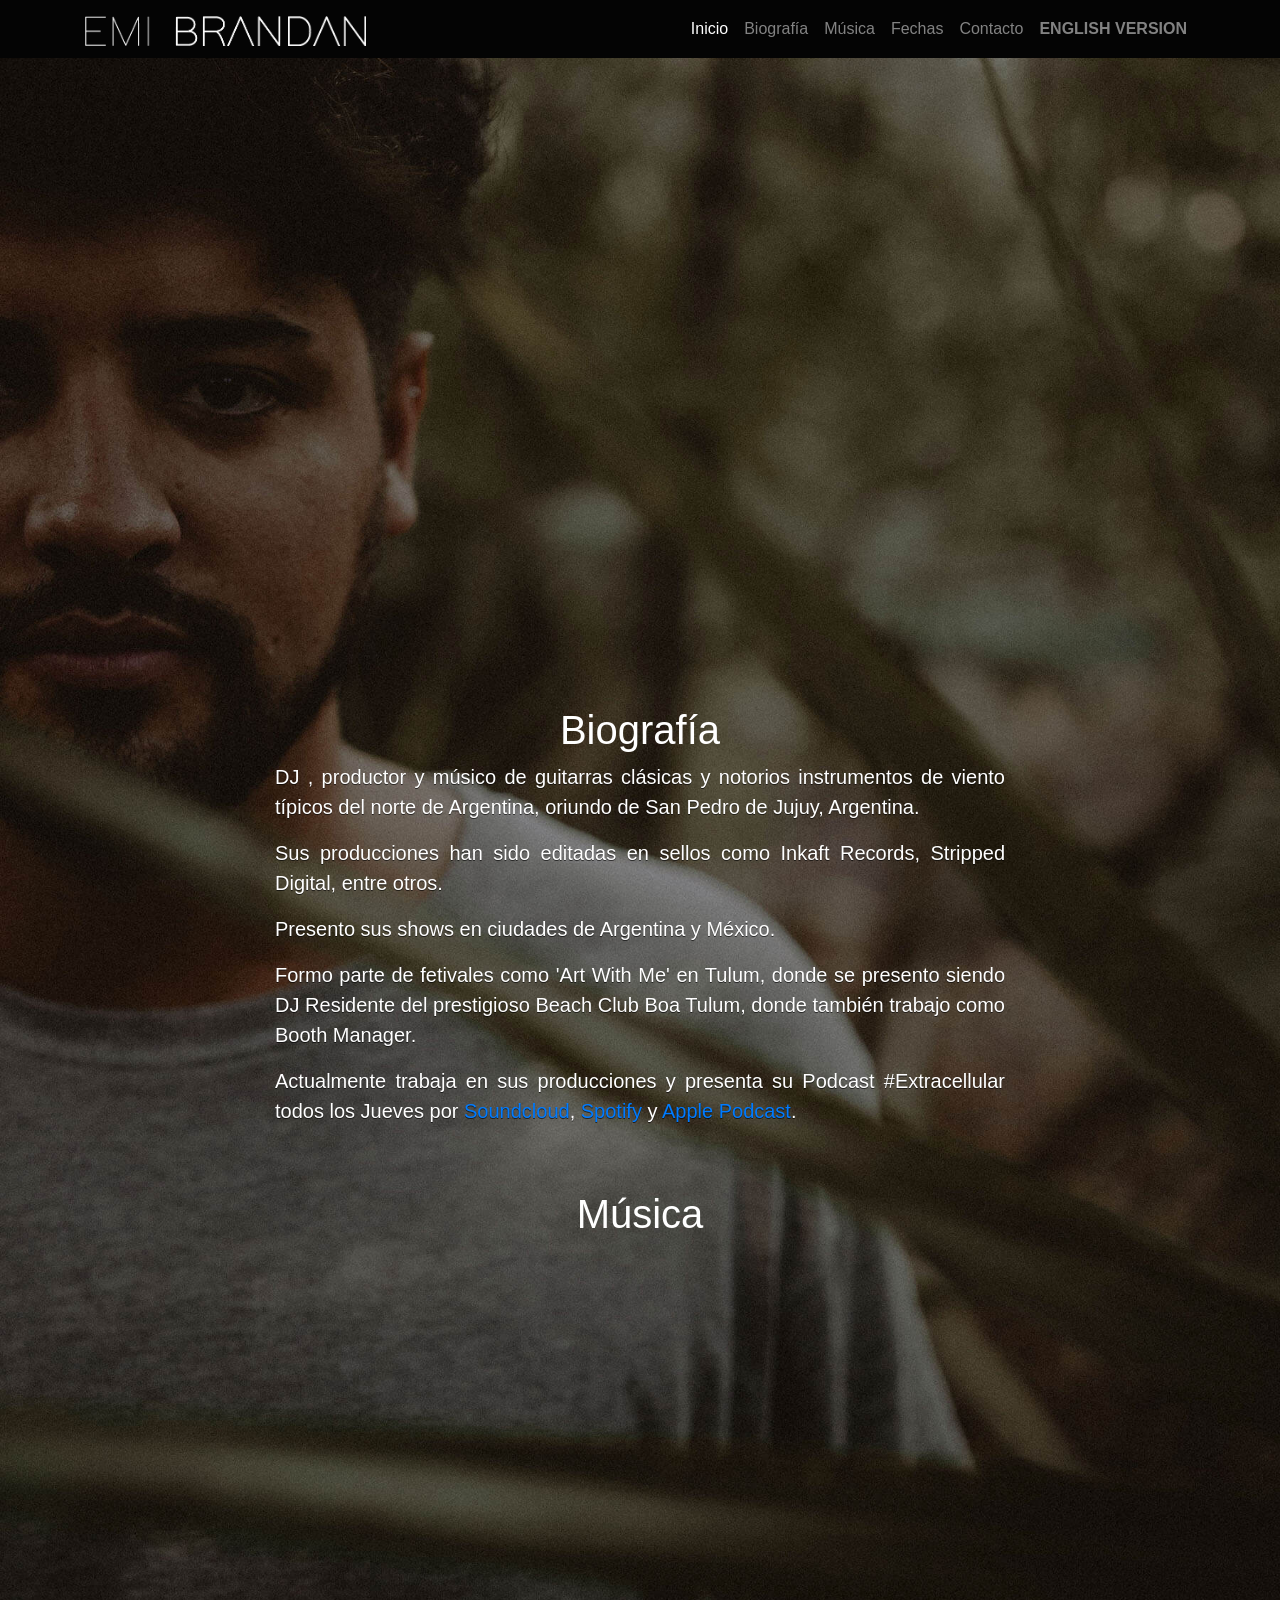
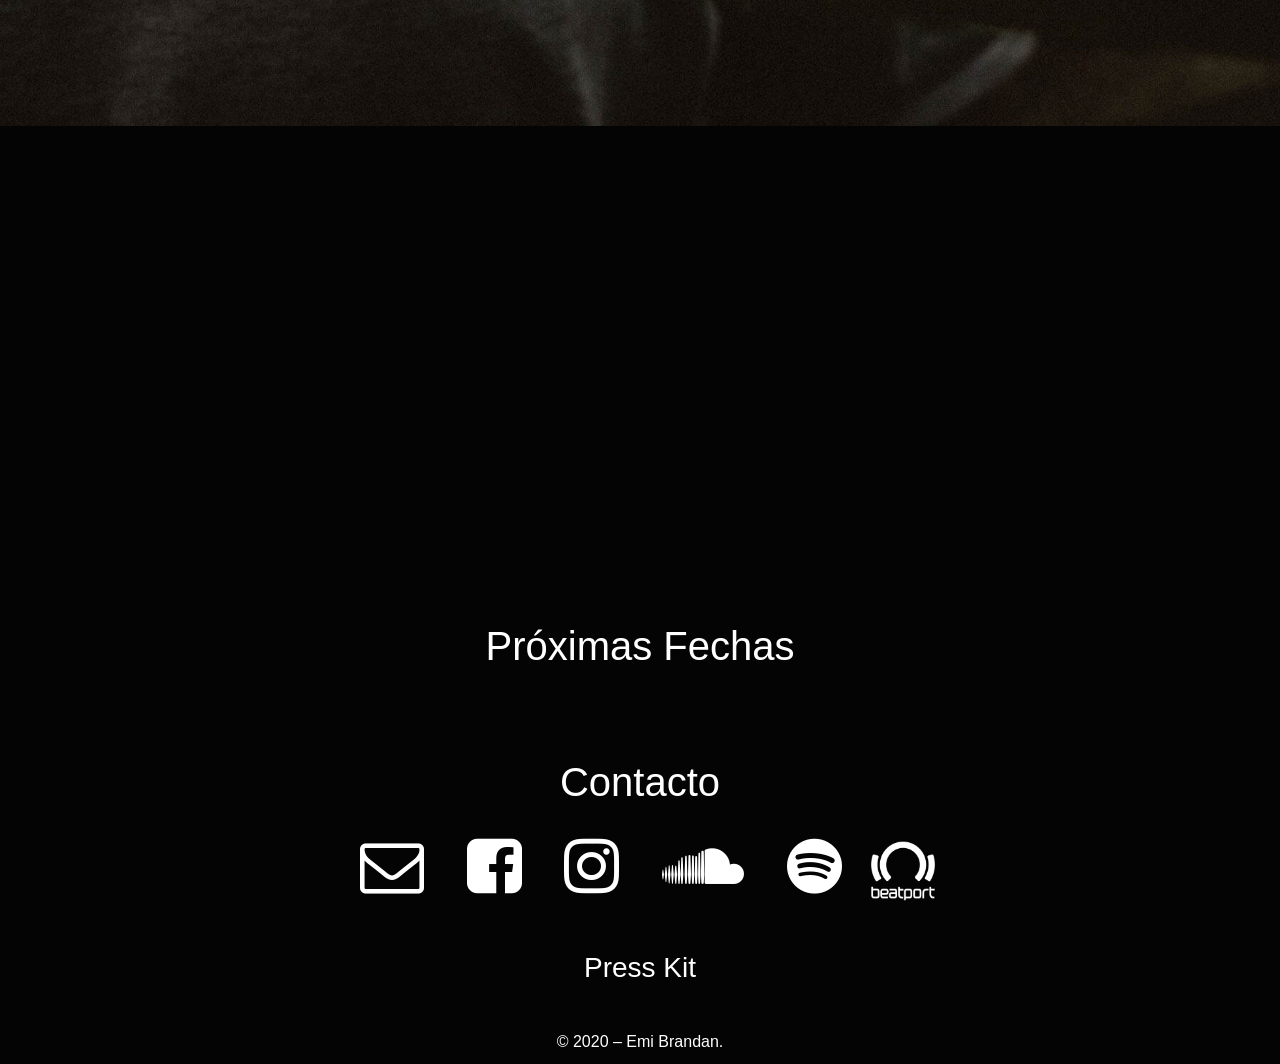
<file: index.html>
<!DOCTYPE html>
<html lang="es">

  <head>

    <meta charset="utf-8">
    <meta name="viewport" content="width=device-width, initial-scale=1, shrink-to-fit=no">
    <meta name="description" content="">
    <meta name="author" content="">

    <title>Emi Brandan – DJ &amp; Producer</title>

    <!-- Bootstrap core CSS -->
    <link href="vendor/bootstrap/css/bootstrap.min.css" rel="stylesheet">
    <link href="css/style.css?2020" rel="stylesheet">
    <link href="https://stackpath.bootstrapcdn.com/font-awesome/4.7.0/css/font-awesome.min.css" rel="stylesheet">
    <script async src="https://www.googletagmanager.com/gtag/js?id=UA-138348145-2"></script>
    <script>
      window.dataLayer = window.dataLayer || [];
      function gtag(){dataLayer.push(arguments);}
      gtag('js', new Date());
      gtag('config', 'UA-138348145-2');
    </script>
  </head>

  <body>

<div class="show-mobile" style="    position: fixed;
    background: url(img/bg.jpg) left center;
    background-size: cover;
    background-color: #040404;
    top: 0;
    left: 0;
    right: 0;
    bottom: 0;
    z-index: -1;
    pointer-events: none;
    width: 100vw;
    height: 100vh;
    background-repeat: no-repeat;"></div>
    <!-- Navigation -->
    <nav class="navbar navbar-expand-lg navbar-dark bg-dark static-top">
      <div class="container">
        <a class="navbar-brand" href="#">
          <img src="img/logo2.png" height="30px" title="Emi Brandan" alt="Emi Brandan" />
        </a>
        <button class="navbar-toggler" type="button" data-toggle="collapse" data-target="#navbarResponsive" aria-controls="navbarResponsive" aria-expanded="false" aria-label="Toggle navigation">
          <span class="navbar-toggler-icon"></span>
        </button>
        <div class="collapse navbar-collapse" id="navbarResponsive">
          <ul class="navbar-nav ml-auto">
            <li class="nav-item active">
              <a class="nav-link" href="#">Inicio
                <span class="sr-only">(current)</span>
              </a>
            </li>
            <li class="nav-item">
              <a class="nav-link" href="#bio">Biografía</a>
            </li>
            <li class="nav-item">
              <a class="nav-link" href="#musica">Música</a>
            </li>
            <!--li class="nav-item">
              <a class="nav-link" href="#radioshow">Radioshow</a>
            </li-->
            <li class="nav-item">
              <a class="nav-link" href="#fechas">Fechas</a>
            </li>
            <li class="nav-item">
              <a class="nav-link" href="#contacto">Contacto</a>
            </li>
            <li class="nav-item">
              <a class="nav-link" href="english.html"><strong>ENGLISH VERSION</strong></a>
            </li>
          </ul>
        </div>
      </div>
    </nav>

    <div class="background-image"></div>

    <!-- Bio -->
    <div class="container">
      <div class="row">
        <div class="col-lg-2"></div>
        <div class="col-lg-8">
          <h1 class="mt-5 text-center" id="bio">Biografía</h1>

<p class="lead">DJ , productor y músico de guitarras clásicas y notorios instrumentos de viento típicos del norte de Argentina, oriundo de San Pedro de Jujuy, Argentina.</p>

<p class="lead">Sus producciones han sido editadas en sellos como Inkaft Records, Stripped Digital, entre otros.</p>

<p class="lead">Presento sus shows en ciudades de Argentina y México.</p>

<p class="lead">Formo parte de fetivales como 'Art With Me' en Tulum, donde se presento siendo DJ Residente del prestigioso Beach Club
Boa Tulum, donde también trabajo como Booth Manager.</p>

<p class="lead">Actualmente trabaja en sus producciones y presenta su Podcast #Extracellular todos los Jueves por <a href="https://soundcloud.com/emibrandan/sets/extracellular-podcast" target="_blank">Soundcloud</a>, <a href="https://open.spotify.com/show/6UQWLeOLBLGWAw5oNyDIEY?si=9Wri71q3Tg2B0VpoXUMpwQ" target="_blank">Spotify</a> y <a href="https://podcasts.apple.com/ar/podcast/emi-brandan/id1487835550?l=en" target="_blank">Apple Podcast</a>.</p>

          </p>
        </div>
      </div>
    </div>

    <!-- Fechas -->
    <div class="container">
      <div class="row">
        <div class="col-lg-2"></div>
        <div class="col-lg-8">
          <h1 class="mt-5 text-center" id="musica">Música</h1>

<p class="lead"><iframe src="https://open.spotify.com/embed/artist/4Al4osF5XgVCIzRHt0HQJb" width="300" height="380" frameborder="0" allowtransparency="true" allow="encrypted-media"></iframe></p>

<p class="lead"><iframe width="100%" height="500" scrolling="no" frameborder="no" allow="autoplay" src="https://w.soundcloud.com/player/?url=https%3A//api.soundcloud.com/playlists/329165624&color=%23ff5500&auto_play=false&hide_related=false&show_comments=false&show_user=true&show_reposts=false&show_teaser=true&visual=true"></iframe></p>

          </p>
        </div>
      </div>
    </div>

    <!-- RadioShow -->
    <!--div class="container">
      <div class="row">
        <div class="col-lg-2"></div>
        <div class="col-lg-8">
          <h1 class="mt-5 text-center" id="radioshow">Radioshow</h1>
            <p class="lead">Puedes escuchar su podcast Extracellular por Gamma Essentials FM 91.1 o www.fmgamma911.com
todos los primeros sábados del mes 23:59hs.</p>
            <p class="lead">Visita <a href="https://www.soundcloud.com/emibrandan">www.soundcloud.com/emibrandan</a> para más contenido musical.</p>
            <a href="img/radioshow.jpg"><img src="img/radioshow.jpg"/ class="img-fluid" ></a>
          </p>
        </div>
      </div>
    </div-->

    <!-- Fechas -->
    <div class="container">
      <div class="row">
        <div class="col-lg-2"></div>
        <div class="col-lg-8" style="margin-bottom:2em;">
          <h1 class="mt-5 text-center" id="fechas">Próximas Fechas</h1>
<script charset="utf-8" src="https://widget.bandsintown.com/main.min.js"></script><a class="bit-widget-initializer" data-artist-name="Emi Brandan" data-display-local-dates="false" data-display-past-dates="true" data-auto-style="false" data-text-color="#FFFFFF" data-link-color="#FFFFFF" data-language="es" data-display-logo 
="false" data-popup-background-color="rgba(0,0,0,.15)" data-background-color="rgba(0,0,0,.15)" data-display-limit="15" data-link-text-color="#000000"></a>
        </div>
      </div>
      <!--center><h1 class="mt-5 text-center" id="fechas">Galería</h1></center>
      <div class="row grid text-center" id="galeria">
        <div class="clear"></div>
        <div class="col-12 col-sm-12 col-md-12 col-lg-4">
          <div class="crop"><a href="img/1.jpg"><img class="portrait" src="img/1.jpg" /></a></div>
        </div>
        <div class="col-12 col-sm-12 col-md-12 col-lg-4"><div class="crop"><a href="img/2.jpg"><img class="portrait" src="img/2.jpg"/ class="img-fluid" ></a></div></div>
        <div class="col-12 col-sm-12 col-md-12 col-lg-4"><div class="crop"><a href="img/3.jpg"><img class="portrait" src="img/3.jpg"/ class="img-fluid" ></a></div></div>
        <div class="col-md-12 d-none d-lg-block"><br></div>
        <div class="col-12 col-sm-12 col-md-12 col-lg-4"><div class="crop"><a href="img/4.jpg"><img class="portrait" src="img/4.jpg"/ class="img-fluid" ></a></div></div>
        <div class="col-12 col-sm-12 col-md-12 col-lg-4"><div class="crop"><a href="img/5.jpg"><img class="portrait" src="img/5.jpg"/ class="img-fluid" ></a></div></div>
        <div class="col-12 col-sm-12 col-md-12 col-lg-4"><div class="crop"><a href="img/9.jpg"><img class="portrait" src="img/9.jpg"/ class="img-fluid" ></a></div></div>
        <div class="col-md-12 d-none d-lg-block"><br></div>
        <div class="col-12 col-sm-12 col-md-12 col-lg-4"><div class="crop"><a href="img/7.jpg"><img class="portrait" src="img/7.jpg"/ class="img-fluid" ></a></div></div>
        <div class="col-12 col-sm-12 col-md-12 col-lg-4"><div class="crop"><a href="img/8.jpg"><img class="portrait" src="img/8.jpg"/ class="img-fluid" ></a></div></div>
        <div class="col-12 col-sm-12 col-md-12 col-lg-4"><div class="crop"><a href="img/6.jpg"><img class="portrait" src="img/6.jpg"/ class="img-fluid" ></a></div></div>
        <div class="col-md-12 d-none d-lg-block"><br></div>
        <div class="col-12 col-sm-12 col-md-12 col-lg-4"><div class="crop"><a href="img/10.jpg"><img class="portrait" src="img/10.jpg"/ class="img-fluid" ></a></div></div>
        <div class="col-12 col-sm-12 col-md-12 col-lg-4"><div class="crop"><a href="img/11.jpg"><img class="portrait" src="img/11.jpg"/ class="img-fluid" ></a></div></div>
        <div class="col-12 col-sm-12 col-md-12 col-lg-4"><div class="crop"><a href="img/12.jpg"><img class="portrait" src="img/12.jpg"/ class="img-fluid" ></a></div></div>
      </div-->
    </div>


    <!-- Contacto -->
    <div class="container">
      <div class="row">
        <div class="col-lg-2"></div>
        <div class="col-lg-8 contacto  text-center">
          <h1 class="mt-5 text-center" id="contacto">Contacto</h1>
            <a href="mailto:emibrandan@outlook.com"><i class="fa fa-envelope-o" aria-hidden="true"></i></a>
            <a href="https://www.facebook.com/emibrandran" target="_blank"><i class="fa fa-facebook-square" aria-hidden="true"></i></a>
            <a href="https://www.instagram.com/emibrandan" target="_blank"><i class="fa fa-instagram" aria-hidden="true"></i></a>
            <a href="https://www.soundcloud.com/emibrandan" target="_blank"><i class="fa fa-soundcloud" aria-hidden="true"></i></a>
            <a href="https://open.spotify.com/artist/4Al4osF5XgVCIzRHt0HQJb?si=-WKa9MlySZuki5hdhAJUWw" target="_blank"><i class="fa fa-spotify" aria-hidden="true"></i></a>
            <a href="https://classic.beatport.com/artist/emi-brandan/818652" target="_blank"><img class="beatport" src="img/beatport.png"></a>
            <br><h3><a href="https://drive.google.com/drive/folders/1ZyAfhlyPe69LPoXYPLCtRe89NzNvoqSA" target="_blank">Press Kit</a></h3>
          </p>
        </div>
      </div>
    </div>




    <footer>
      <div class="container">
        &copy; 2020 – Emi Brandan.
      </div>
    </footer>

    <!-- Bootstrap core JavaScript -->
    <script src="vendor/jquery/jquery.min.js"></script>
    <script src="vendor/bootstrap/js/bootstrap.bundle.min.js"></script>


  </body>

</html>
</file>
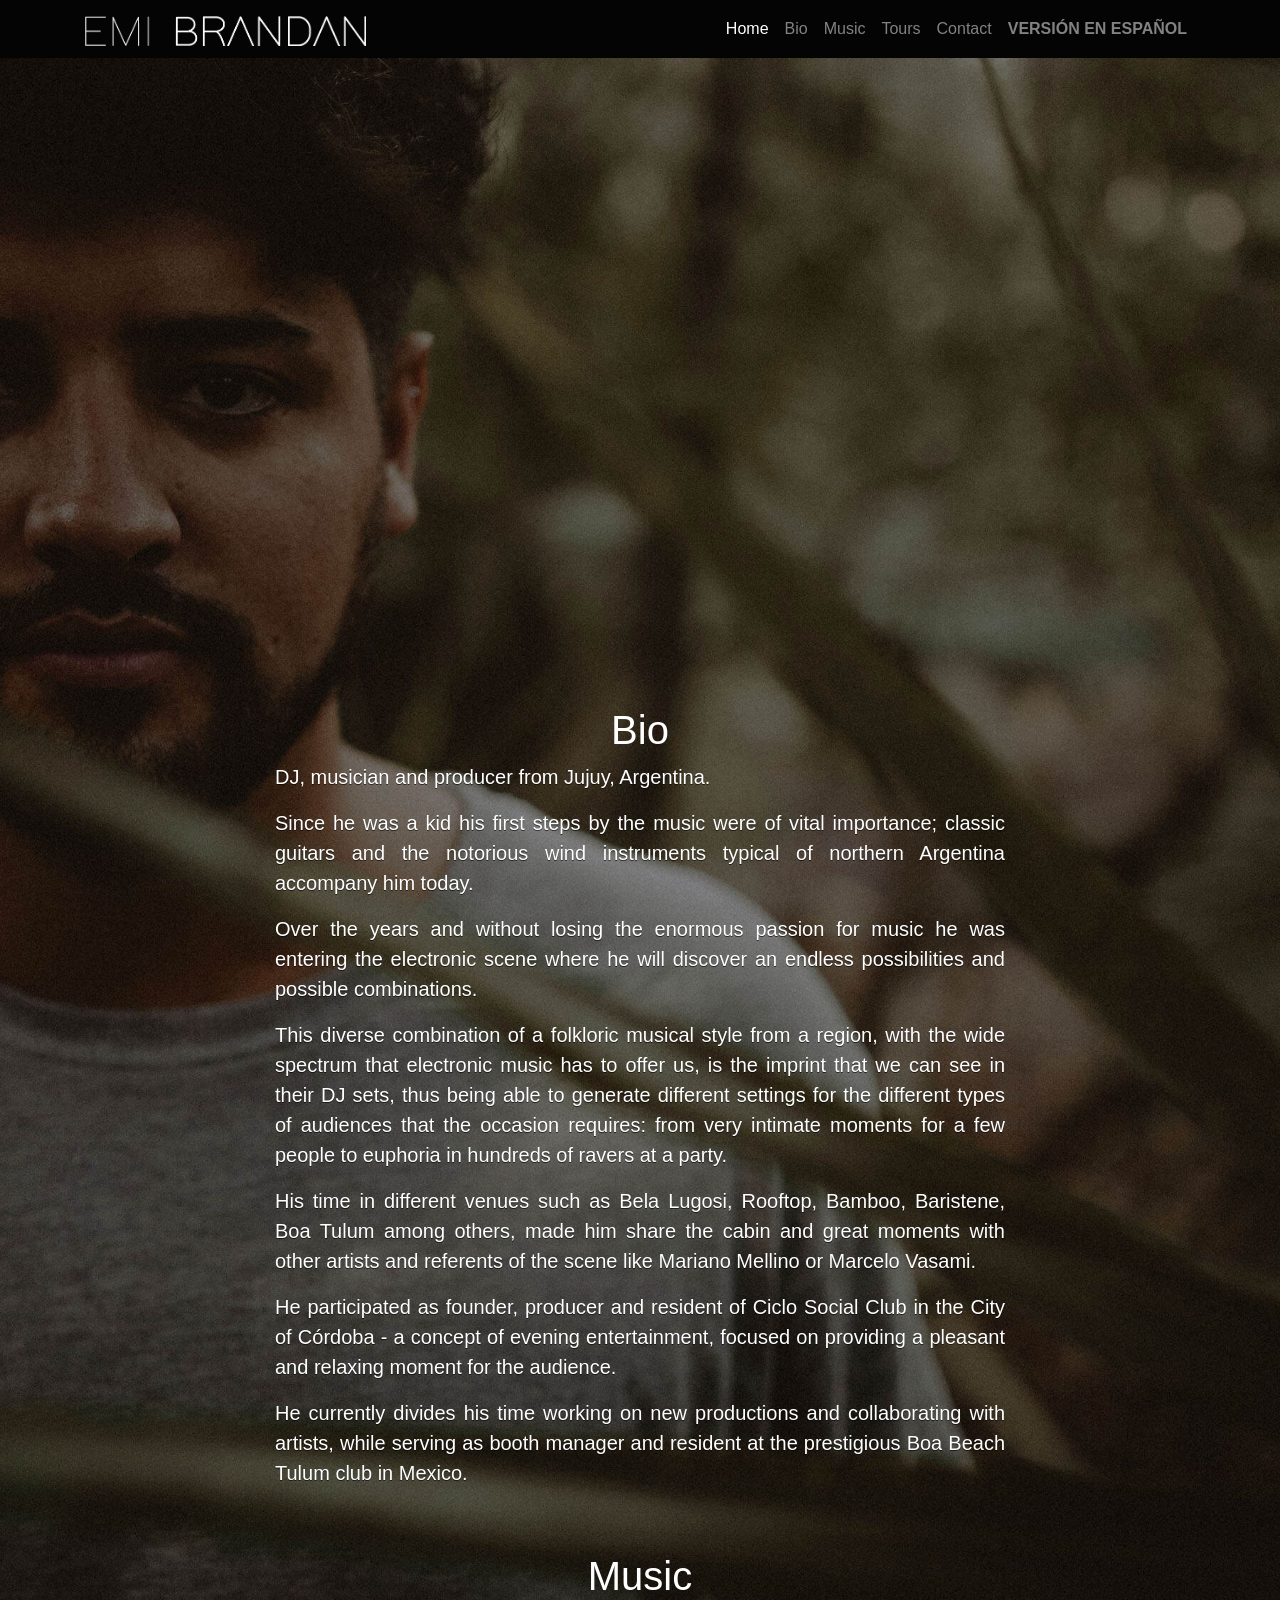
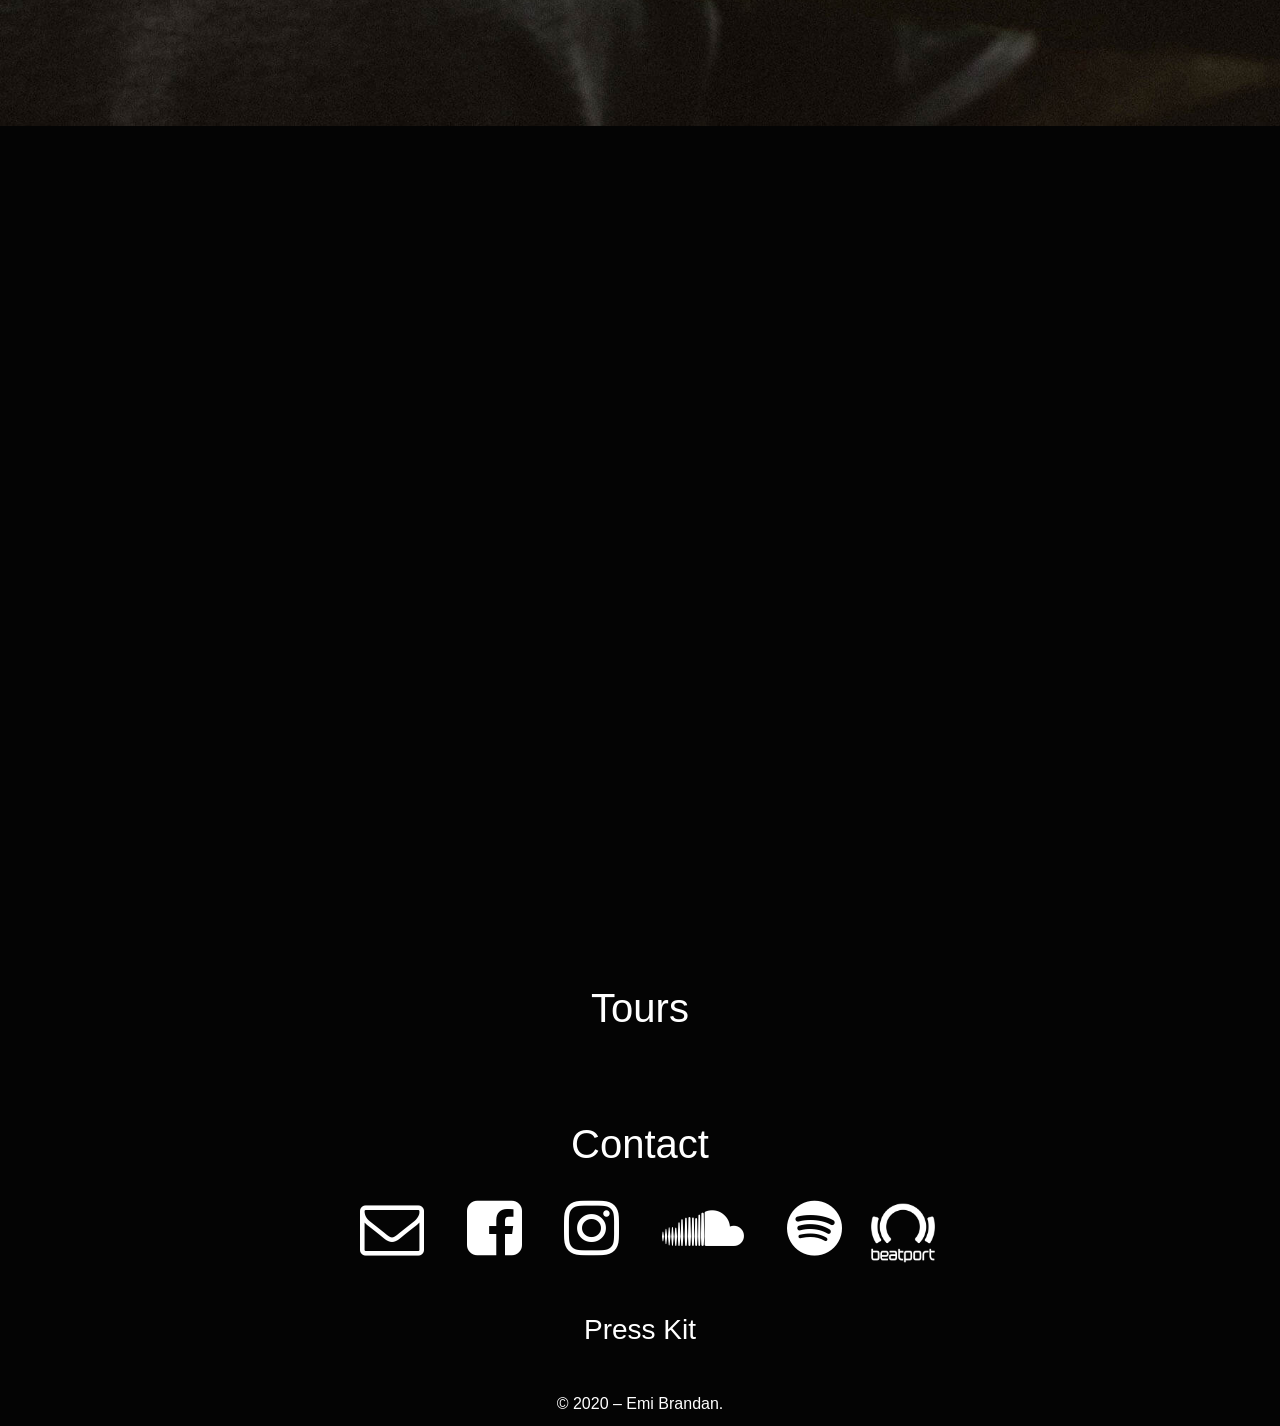
<file: english.html>
<!DOCTYPE html>
<html lang="en">

  <head>

    <meta charset="utf-8">
    <meta name="viewport" content="width=device-width, initial-scale=1, shrink-to-fit=no">
    <meta name="description" content="">
    <meta name="author" content="">

    <title>Emi Brandan – DJ &amp; Producer</title>

    <!-- Bootstrap core CSS -->
    <link href="vendor/bootstrap/css/bootstrap.min.css" rel="stylesheet">
    <link href="css/style.css?2020" rel="stylesheet">
    <link href="https://stackpath.bootstrapcdn.com/font-awesome/4.7.0/css/font-awesome.min.css" rel="stylesheet">
    <script async src="https://www.googletagmanager.com/gtag/js?id=UA-138348145-2"></script>
    <script>
      window.dataLayer = window.dataLayer || [];
      function gtag(){dataLayer.push(arguments);}
      gtag('js', new Date());
      gtag('config', 'UA-138348145-2');
    </script>
  </head>

  <body>

<div class="show-mobile" style="    position: fixed;
    background: url(img/bg.jpg) left center;
    background-size: cover;
    background-color: #040404;
    top: 0;
    left: 0;
    right: 0;
    bottom: 0;
    z-index: -1;
    pointer-events: none;
    width: 100vw;
    height: 100vh;
    background-repeat: no-repeat;"></div>
    <!-- Navigation -->
    <nav class="navbar navbar-expand-lg navbar-dark bg-dark static-top">
      <div class="container">
        <a class="navbar-brand" href="#">
          <img src="img/logo2.png" height="30px" title="Emi Brandan" alt="Emi Brandan" />
        </a>
        <button class="navbar-toggler" type="button" data-toggle="collapse" data-target="#navbarResponsive" aria-controls="navbarResponsive" aria-expanded="false" aria-label="Toggle navigation">
          <span class="navbar-toggler-icon"></span>
        </button>
        <div class="collapse navbar-collapse" id="navbarResponsive">
          <ul class="navbar-nav ml-auto">
            <li class="nav-item active">
              <a class="nav-link" href="#">Home
                <span class="sr-only">(current)</span>
              </a>
            </li>
            <li class="nav-item">
              <a class="nav-link" href="#bio">Bio</a>
            </li>
            <li class="nav-item">
              <a class="nav-link" href="#musica">Music</a>
            </li>
            <!--li class="nav-item">
              <a class="nav-link" href="#radioshow">Radioshow</a>
            </li-->
            <li class="nav-item">
              <a class="nav-link" href="#fechas">Tours</a>
            </li>
            <li class="nav-item">
              <a class="nav-link" href="#contacto">Contact</a>
            </li>
            <li class="nav-item">
              <a class="nav-link" href="/"><strong>VERSIÓN EN ESPAÑOL</strong></a>
            </li>
          </ul>
        </div>
      </div>
    </nav>

    <div class="background-image"></div>

    <!-- Bio -->
    <div class="container">
      <div class="row">
        <div class="col-lg-2"></div>
        <div class="col-lg-8">
          <h1 class="mt-5 text-center" id="bio">Bio</h1>


<p class="lead">DJ, musician and producer from Jujuy, Argentina.</p>

<p class="lead">Since he was a kid his first steps by the music were of vital importance; classic guitars and the notorious wind instruments typical of northern Argentina accompany him today.</p>

<p class="lead">Over the years and without losing the enormous passion for music he was entering the electronic scene where he will discover an endless possibilities and possible combinations.</p>

<p class="lead">This diverse combination of a folkloric musical style from a region, with the wide spectrum that electronic music has to offer us, is the imprint that we can see in their DJ sets, thus being able to generate different settings for the different types of audiences that the occasion requires: from very intimate moments for a few people to euphoria in hundreds of ravers at a party.</p>

<p class="lead">His time in different venues such as Bela Lugosi, Rooftop, Bamboo, Baristene, Boa Tulum among others, made him share the cabin and great moments with other artists and referents of the scene like Mariano Mellino or Marcelo Vasami.</p>

<p class="lead">He participated as founder, producer and resident of Ciclo Social Club in the City of Córdoba - a concept of evening entertainment, focused on providing a pleasant and relaxing moment for the audience.</p>

<p class="lead">He currently divides his time working on new productions and collaborating with artists, while serving as booth manager and resident at the prestigious Boa Beach Tulum club in Mexico.</p>


          </p>
        </div>
      </div>
    </div>

    <!-- Fechas -->
    <div class="container">
      <div class="row">
        <div class="col-lg-2"></div>
        <div class="col-lg-8">
          <h1 class="mt-5 text-center" id="musica">Music</h1>



<p class="lead"><iframe src="https://open.spotify.com/embed/artist/4Al4osF5XgVCIzRHt0HQJb" width="300" height="380" frameborder="0" allowtransparency="true" allow="encrypted-media"></iframe></p>

<p class="lead"><iframe width="100%" height="500" scrolling="no" frameborder="no" allow="autoplay" src="https://w.soundcloud.com/player/?url=https%3A//api.soundcloud.com/playlists/329165624&color=%23ff5500&auto_play=false&hide_related=false&show_comments=false&show_user=true&show_reposts=false&show_teaser=true&visual=true"></iframe></p>

          </p>
        </div>
      </div>
    </div>

    <!-- RadioShow -->
    <!--div class="container">
      <div class="row">
        <div class="col-lg-2"></div>
        <div class="col-lg-8">
          <h1 class="mt-5 text-center" id="radioshow">Radioshow</h1>
            <p class="lead">Puedes escuchar su podcast Extracellular por Gamma Essentials FM 91.1 o www.fmgamma911.com
todos los primeros sábados del mes 23:59hs.</p>
            <p class="lead">Visita <a href="https://www.soundcloud.com/emibrandan">www.soundcloud.com/emibrandan</a> para más contenido musical.</p>
            <a href="img/radioshow.jpg"><img src="img/radioshow.jpg"/ class="img-fluid" ></a>
          </p>
        </div>
      </div>
    </div-->

    <!-- Fechas -->
    <div class="container">
      <div class="row">
        <div class="col-lg-2"></div>
        <div class="col-lg-8" style="margin-bottom:2em;">
          <h1 class="mt-5 text-center" id="fechas">Tours</h1>
<script charset="utf-8" src="https://widget.bandsintown.com/main.min.js"></script><a class="bit-widget-initializer" data-artist-name="Emi Brandan" data-display-local-dates="false" data-display-past-dates="true" data-auto-style="false" data-text-color="#FFFFFF" data-link-color="#FFFFFF" data-language="en" data-display-logo 
="false" data-popup-background-color="rgba(0,0,0,.15)" data-background-color="rgba(0,0,0,.15)" data-display-limit="15" data-link-text-color="#000000"></a>
        </div>
      </div>
      <!--center><h1 class="mt-5 text-center" id="fechas">Gallery</h1></center>
      <div class="row grid text-center" id="galeria">
        <div class="clear"></div>
        <div class="col-12 col-sm-12 col-md-12 col-lg-4">
          <div class="crop"><a href="img/1.jpg"><img class="portrait" src="img/1.jpg" /></a></div>
        </div>
        <div class="col-12 col-sm-12 col-md-12 col-lg-4"><div class="crop"><a href="img/2.jpg"><img class="portrait" src="img/2.jpg"/ class="img-fluid" ></a></div></div>
        <div class="col-12 col-sm-12 col-md-12 col-lg-4"><div class="crop"><a href="img/3.jpg"><img class="portrait" src="img/3.jpg"/ class="img-fluid" ></a></div></div>
        <div class="col-md-12 d-none d-lg-block"><br></div>
        <div class="col-12 col-sm-12 col-md-12 col-lg-4"><div class="crop"><a href="img/4.jpg"><img class="portrait" src="img/4.jpg"/ class="img-fluid" ></a></div></div>
        <div class="col-12 col-sm-12 col-md-12 col-lg-4"><div class="crop"><a href="img/5.jpg"><img class="portrait" src="img/5.jpg"/ class="img-fluid" ></a></div></div>
        <div class="col-12 col-sm-12 col-md-12 col-lg-4"><div class="crop"><a href="img/9.jpg"><img class="portrait" src="img/9.jpg"/ class="img-fluid" ></a></div></div>
        <div class="col-md-12 d-none d-lg-block"><br></div>
        <div class="col-12 col-sm-12 col-md-12 col-lg-4"><div class="crop"><a href="img/7.jpg"><img class="portrait" src="img/7.jpg"/ class="img-fluid" ></a></div></div>
        <div class="col-12 col-sm-12 col-md-12 col-lg-4"><div class="crop"><a href="img/8.jpg"><img class="portrait" src="img/8.jpg"/ class="img-fluid" ></a></div></div>
        <div class="col-12 col-sm-12 col-md-12 col-lg-4"><div class="crop"><a href="img/6.jpg"><img class="portrait" src="img/6.jpg"/ class="img-fluid" ></a></div></div>
        <div class="col-md-12 d-none d-lg-block"><br></div>
        <div class="col-12 col-sm-12 col-md-12 col-lg-4"><div class="crop"><a href="img/10.jpg"><img class="portrait" src="img/10.jpg"/ class="img-fluid" ></a></div></div>
        <div class="col-12 col-sm-12 col-md-12 col-lg-4"><div class="crop"><a href="img/11.jpg"><img class="portrait" src="img/11.jpg"/ class="img-fluid" ></a></div></div>
        <div class="col-12 col-sm-12 col-md-12 col-lg-4"><div class="crop"><a href="img/12.jpg"><img class="portrait" src="img/12.jpg"/ class="img-fluid" ></a></div></div>
      </div-->
    </div>


    <!-- Contacto -->
    <div class="container">
      <div class="row">
        <div class="col-lg-2"></div>
        <div class="col-lg-8 contacto  text-center">
          <h1 class="mt-5 text-center" id="contacto">Contact</h1>
            <a href="mailto:emibrandan@outlook.com"><i class="fa fa-envelope-o" aria-hidden="true"></i></a>
            <a href="https://www.facebook.com/emibrandran" target="_blank"><i class="fa fa-facebook-square" aria-hidden="true"></i></a>
            <a href="https://www.instagram.com/emibrandan" target="_blank"><i class="fa fa-instagram" aria-hidden="true"></i></a>
            <a href="https://www.soundcloud.com/emibrandan" target="_blank"><i class="fa fa-soundcloud" aria-hidden="true"></i></a>
            <a href="https://open.spotify.com/artist/4Al4osF5XgVCIzRHt0HQJb?si=-WKa9MlySZuki5hdhAJUWw" target="_blank"><i class="fa fa-spotify" aria-hidden="true"></i></a>
            <a href="https://classic.beatport.com/artist/emi-brandan/818652" target="_blank"><img class="beatport" src="img/beatport.png"></a>
            <br><h3><a href="https://drive.google.com/drive/folders/1ZyAfhlyPe69LPoXYPLCtRe89NzNvoqSA" target="_blank">Press Kit</a></h3>
          </p>
        </div>
      </div>
    </div>




    <footer>
      <div class="container">
        &copy; 2020 – Emi Brandan.
      </div>
    </footer>

    <!-- Bootstrap core JavaScript -->
    <script src="vendor/jquery/jquery.min.js"></script>
    <script src="vendor/bootstrap/js/bootstrap.bundle.min.js"></script>


  </body>

</html>
</file>
<file: css/style.css>
body {
  background: url(../img/bg.jpg) left center fixed;
  background-size: cover; 
  background-position: 0% 20%;
  background-repeat: no-repeat;
  background-color: #040404;
  color: #fff;
}

.fade {
  margin: 50px;
  padding: 50px;
  background-color: transparent;
  opacity: 1;
}

.navbar-brand {
  font-size: 28px !important;
  padding: 0 !important;
}

.navbar {
  background-color: #040404 !important;
}

.background-image {
  width: 100%;
  height: 600px;
}

.lead {
  text-align: justify;
  text-shadow: 0 1px 0 rgba(0,0,0,.6);
}

.contact {
  text-align: center;
  margin-top: 30px;
}

.beatport {
  max-width: 64px;
  max-height: 64px;
  margin-right: 0.3em;
  margin-left: 0.3em;
  margin-top: 20px;
  margin-bottom: 3em;
}

.contacto i {
  font-size: 4em;
  margin-right: 0.3em;
  margin-left: 0.3em;
  margin-top: 20px;
  text-align: center;
}

.contacto a {
  color: white;
}

.show-mobile {
  display: none;
}

.img-fluid {
  margin-bottom: 10px;
}

footer {
  background-color: #040404;
  padding: 10px 0;
  text-align: center;
  margin-top: 20px;
}


.crop {
  position: relative;
  width: 100%;
  height: 100%;
  overflow: hidden;
  min-height: 350px;
}
.crop img {
  position: absolute;
  left: 50%;
  top: 50%;
  height: 100%;
  width: auto;
  -webkit-transform: translate(-50%,-50%);
      -ms-transform: translate(-50%,-50%);
          transform: translate(-50%,-50%);
}
.crop img.portrait {
  width: 100%;
  height: auto;
}


@media (max-width: 767.98px) {
  body {
    background: none;
    background-position: none;
    background-color: transparent;
  }
  .background-image {
    height: 400px;
  }
  .contacto i {
    font-size: 2em;
    margin: 20px 10px;
  }
  .show-mobile {
    display: block;
  }
  .crop {
    min-height: 400px;
  }
  .beatport {
    max-width: 32px;
    max-height: 32px;
    margin: 20px 10px;
    margin-bottom: 30px;
  }
}
</file>
